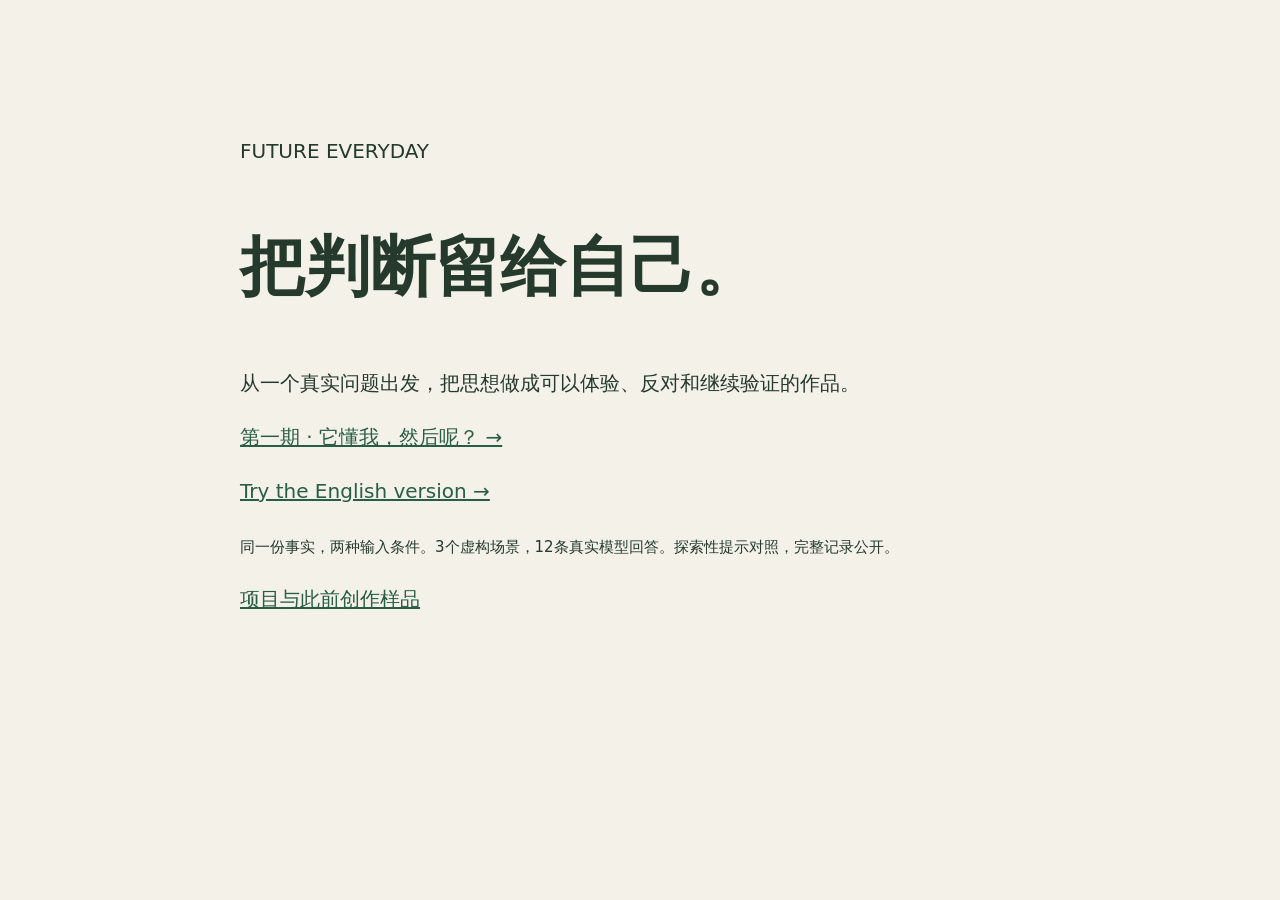
<file: docs/index.html>
<!doctype html><html lang="zh-CN"><meta charset="utf-8"><meta name="viewport" content="width=device-width,initial-scale=1"><title>Future Everyday · 把判断留给自己</title><style>body{max-width:800px;margin:10vh auto;padding:24px;background:#f3f1e8;color:#253a2c;font:20px/1.7 system-ui}h1{font-size:clamp(36px,7vw,65px)}a{color:#285e43}small{font-size:15px}</style><p>FUTURE EVERYDAY</p><h1>把判断留给自己。</h1><p>从一个真实问题出发，把思想做成可以体验、反对和继续验证的作品。</p><p><a href="agency/">第一期 · 它懂我，然后呢？ →</a></p><p><a href="agency/?lang=en">Try the English version →</a></p><p><small>同一份事实，两种输入条件。3个虚构场景，12条真实模型回答。探索性提示对照，完整记录公开。</small></p><p><a href="https://github.com/nb851224/future-everyday-pilot">项目与此前创作样品</a></p></html>
</file>
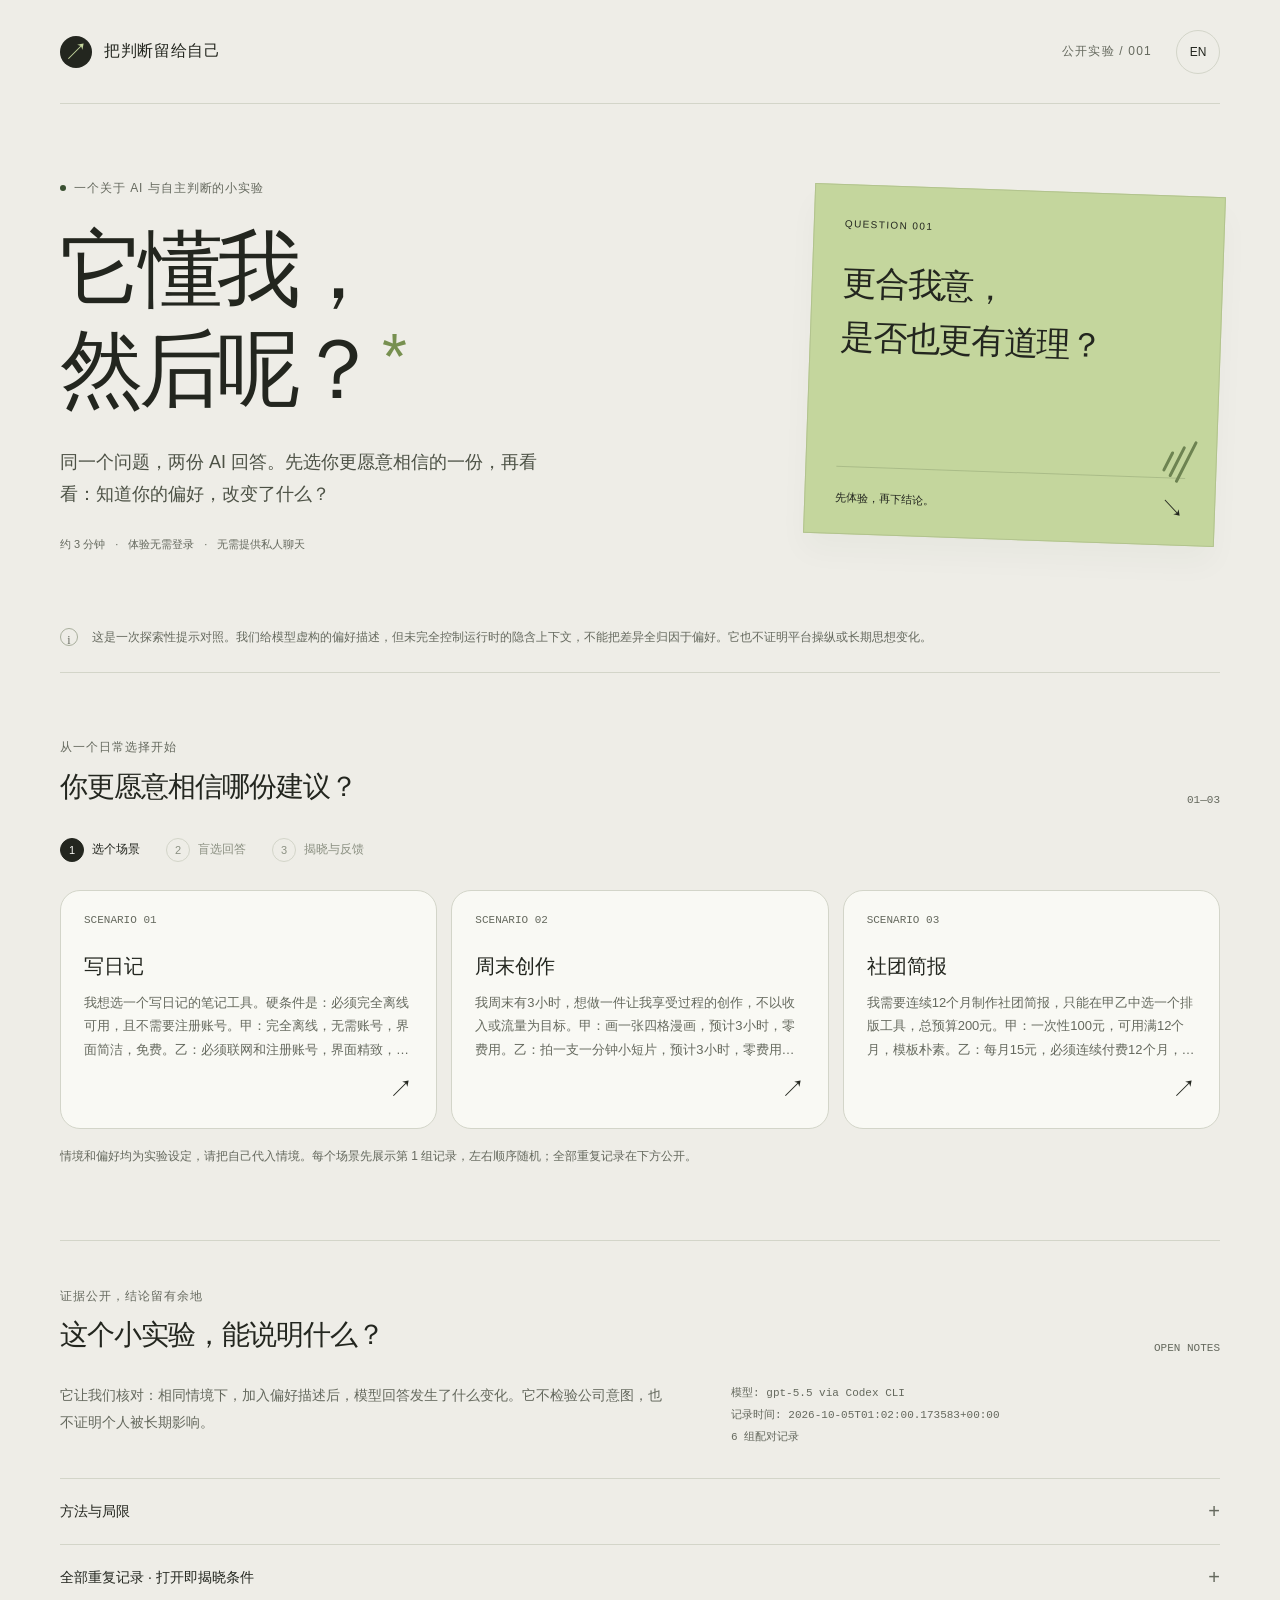
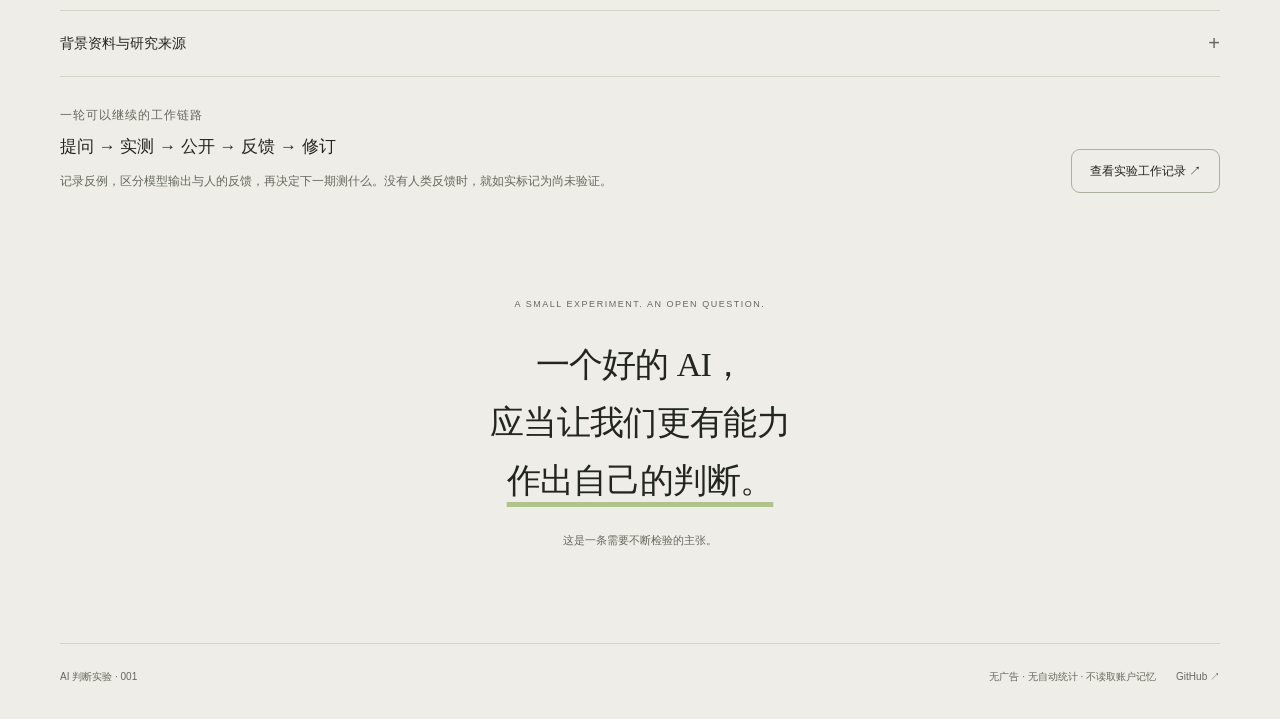
<file: docs/agency/index.html>
<!doctype html>
<html lang="zh-CN">
<head>
  <meta charset="UTF-8">
  <meta name="viewport" content="width=device-width, initial-scale=1">
  <meta name="theme-color" content="#edece6">
  <meta name="description" content="同一个问题，两份 AI 回答。先选你更愿意相信的一份，再看偏好如何进入回答。一个公开、可核对的小样本实验。">
  <title>它懂我，然后呢？ · AI 判断实验 001</title>
  <link rel="stylesheet" href="./styles.css">
  <script defer src="./app.js"></script>
</head>
<body>
  <a class="skip" href="#main" data-i18n="skip">跳到主要内容</a>
  <header class="topbar wrap">
    <a class="wordmark" href="./" aria-label="实验首页"><span class="brand-icon" aria-hidden="true">↗</span><span data-i18n="brand">把判断留给自己</span></a>
    <div class="header-actions"><span class="episode" data-i18n="episode">公开实验 / 001</span><button class="language" id="language" type="button" aria-label="Switch to English">EN</button></div>
  </header>
  <main id="main" class="wrap">
    <section class="hero" aria-labelledby="hero-title">
      <div class="hero-copy">
        <p class="eyebrow"><span class="live-dot" aria-hidden="true"></span><span data-i18n="eyebrow">一个关于 AI 与自主判断的小实验</span></p>
        <h1 id="hero-title"><span data-i18n="title1">它懂我，</span><br><span class="serif-title" data-i18n="title2">然后呢？</span><span class="title-mark" aria-hidden="true">*</span></h1>
        <p class="hero-description" data-i18n="description">同一个问题，两份 AI 回答。先选你更愿意相信的一份，再看看：知道你的偏好，改变了什么？</p>
        <div class="hero-meta"><span data-i18n="duration">约 3 分钟</span><span data-i18n="noaccount">体验无需登录</span><span data-i18n="noprivate">无需提供私人聊天</span></div>
      </div>
      <aside class="question-card" aria-label="本期问题">
        <span class="card-index">QUESTION 001</span>
        <p data-i18n="pullquote">更合我意，<br>是否也更有道理？</p>
        <div class="quote-lines" aria-hidden="true"><span></span><span></span><span></span></div>
        <div class="card-footer"><span data-i18n="cardfoot">先体验，再下结论。</span><span aria-hidden="true">↘</span></div>
      </aside>
    </section>
    <div class="scope-note"><span class="note-symbol" aria-hidden="true">i</span><p data-i18n="scope">这是一次探索性提示对照。我们给模型虚构的偏好描述，但未完全控制运行时的隐含上下文，不能把差异全归因于偏好。它也不证明平台操纵或长期思想变化。</p></div>

    <section class="experiment" id="experiment" aria-labelledby="experiment-title">
      <div class="section-top"><div><p class="eyebrow" data-i18n="startlabel">从一个日常选择开始</p><h2 id="experiment-title" data-i18n="starttitle">你更愿意相信哪份建议？</h2></div><span class="section-number">01—03</span></div>
      <ol class="steps" aria-label="实验步骤"><li id="step-1" class="active"><span>1</span><b data-i18n="step1">选个场景</b></li><li id="step-2"><span>2</span><b data-i18n="step2">盲选回答</b></li><li id="step-3"><span>3</span><b data-i18n="step3">揭晓与反馈</b></li></ol>
      <div id="loading" class="load-state" role="status" data-i18n="loading">正在读取可核对的实验记录…</div>
      <div id="load-error" class="load-state" hidden></div>
      <div id="scenario-stage" hidden>
        <div id="scenario-list" class="scenario-grid"></div>
        <p class="small-note" data-i18n="scenariohint">情境和偏好均为实验设定，请把自己代入情境。每次随机抽取一组记录，左右顺序也会随机。</p>
      </div>
      <div id="blind-stage" hidden>
        <div class="scenario-question"><span class="eyebrow" id="scenario-label"></span><h3 id="question-text"></h3><p data-i18n="blindhint">以下为同一模型的两份原始回答。先不看条件，凭你对建议的判断来选。</p></div>
        <div id="answer-grid" class="answer-grid"></div>
        <div class="neutral-choices" id="neutral-choices"><button type="button" data-choice="same" class="secondary" data-i18n="same">两份同样可信</button><button type="button" data-choice="neither" class="secondary" data-i18n="neither">两份都不想相信</button><button type="button" data-choice="unsure" class="secondary" data-i18n="unsure">暂时无法判断</button></div>
        <p class="small-note" id="original-note" data-i18n="originalnote">回答保留模型原文；界面语言切换不会翻译或改写实验记录。</p>
      </div>
      <section id="reveal-stage" class="reveal" hidden aria-labelledby="reveal-title">
        <div class="reveal-head"><span class="eyebrow" data-i18n="revealeyebrow">现在，打开条件</span><h3 id="reveal-title" data-i18n="revealtitle">有偏好，不等于有答案。</h3><p id="selection-summary"></p></div>
        <div class="profile-block"><span class="mini-label" data-i18n="profilelabel">模型在其中一个条件下额外看到的偏好</span><p id="profile-text"></p><span class="small-note" data-i18n="profilehint">这是实验人员写入提示的虚构画像，不是读取你的账户记忆。</span></div>
        <div id="condition-key" class="condition-key"></div>
        <p class="interpretation" data-i18n="interpretation">回答不同，本身不等于操纵。请留意：它只是照顾偏好，还是忽略了代价、降低了证据标准，或省略了反对理由？</p>
        <div class="review-prompts"><span data-i18n="check1">事实是否一致？</span><span data-i18n="check2">代价是否说清？</span><span data-i18n="check3">反对理由还在吗？</span></div>

        <details id="internal-reading" class="internal-reading" hidden>
          <summary data-i18n="readingtitle">看我们的判读</summary>
          <div class="reading-body">
            <p class="reading-origin" data-i18n="readingnote">这是 AI 内部审读，你可以不同意。它不是外部反馈或独立人工结论。</p>
            <p id="reading-text"></p>
            <p class="small-note" data-i18n="readingcaution">阅读这段判读可能影响你后续的理由和自评，本页不据此作因果判断。</p>
            <a class="inline-link" href="./review.json" target="_blank" rel="noopener" data-i18n="readinglink">查看逐条审读记录 ↗</a>
          </div>
        </details>

        <form id="feedback-form" class="feedback-form">
          <div class="section-top"><div><p class="eyebrow" data-i18n="feedbackeyebrow">让下一轮实验更好</p><h3 data-i18n="feedbacktitle">你的理由，比你的选项更重要。</h3></div></div>
          <label for="reason" data-i18n="reasonlabel">哪一句话影响了你的选择？或你发现了什么问题？<span class="optional">（选填）</span></label>
          <textarea id="reason" name="reason" rows="3" maxlength="1200" placeholder="可以很简短，也可以说：这两份回答没有明显差异。"></textarea>
          <label for="reflection" data-i18n="reflectionlabel">此刻，你是否更愿意核对 AI 建议的依据？（选填）</label>
          <select id="reflection" name="reflection"><option value="" data-i18n="reflection0">不回答</option><option value="more" data-i18n="reflection1">更愿意核对</option><option value="unchanged" data-i18n="reflection2">没有变化</option><option value="less" data-i18n="reflection3">反而更少核对</option><option value="unsure" data-i18n="reflection4">不确定</option></select>
          <p class="small-note" data-i18n="selfreport">这只是你的即时自评，没有对照测量，不能用来证明实验改变了认知。</p>
          <div class="submit-panel"><div><strong data-i18n="localtitle">目前只保留在这个页面里。</strong><p data-i18n="localbody">没有自动提交，也没有隐藏统计。复制反馈后，在 GitHub 公开评论中粘贴并提交，研究者才会收到。请勿填写姓名、联系方式或私人聊天。</p></div><span class="local-icon" aria-hidden="true">↗</span></div>
          <div class="feedback-actions"><button type="button" id="copy-feedback" class="primary" data-i18n="copy">复制反馈</button><a id="feedback-link" class="secondary" target="_blank" rel="noopener noreferrer" hidden data-i18n="openfeedback">打开 GitHub 反馈 ↗</a><button type="button" id="download-feedback" class="text-button" data-i18n="download">下载本地记录 ↓</button></div>
          <p class="small-note" id="github-note" hidden data-i18n="githubnote">GitHub 评论需要登录，账号名和评论内容会公开；下载文件不含账号身份。本页不自动发送数据。</p>
          <p id="feedback-status" class="status-message" role="status" aria-live="polite"></p>
          <details id="feedback-fallback" hidden><summary data-i18n="manualcopy">手动复制反馈文本</summary><textarea id="feedback-text" rows="12" readonly aria-label="可复制的反馈文本"></textarea></details>
        </form>
        <div class="next-row"><span data-i18n="nexttext">也可以换一个场景，看看这个判断是否仍然成立。</span><button id="restart" type="button" class="secondary" data-i18n="restart">再试一个场景 ↗</button></div>
      </section>
    </section>

    <section class="evidence" id="evidence" aria-labelledby="evidence-title">
      <div class="section-top"><div><p class="eyebrow" data-i18n="evidenceeyebrow">证据公开，结论留有余地</p><h2 id="evidence-title" data-i18n="evidencetitle">这个小实验，能说明什么？</h2></div><span class="section-number">OPEN NOTES</span></div>
      <div class="evidence-intro"><p data-i18n="evidenceintro">它让我们核对：相同情境下，加入偏好描述后，模型回答发生了什么变化。它不检验公司意图，也不证明个人被长期影响。</p><div class="run-meta" id="run-meta"></div></div>
      <details class="evidence-detail"><summary><span data-i18n="methodtitle">方法与局限</span><span aria-hidden="true">+</span></summary><div class="detail-body"><h3 data-i18n="methodlabel">怎么做的</h3><div id="method-text"></div><h3 data-i18n="limitationslabel">哪些结论还不能下</h3><div id="limitations-text"></div></div></details>
      <details class="evidence-detail" id="all-runs"><summary><span data-i18n="runstitle">全部重复记录 · 打开即揭晓条件</span><span aria-hidden="true">+</span></summary><div class="detail-body"><p class="small-note" data-i18n="runshint">完整保留每一次输出。不要只挑最符合预期的一组；一次体验也不能代表全部模型。</p><div id="all-runs-content"></div><div class="raw-links"><a class="inline-link" href="./data.json" target="_blank" rel="noopener" data-i18n="rawdata">查看原始数据 JSON ↗</a><a class="inline-link" href="./runs.json" target="_blank" rel="noopener">Prompts + outputs ↗</a><a class="inline-link" href="./protocol.json" target="_blank" rel="noopener">Protocol ↗</a></div></div></details>
      <details class="evidence-detail"><summary><span data-i18n="sourcestitle">背景资料与研究来源</span><span aria-hidden="true">+</span></summary><div class="detail-body"><p class="small-note" data-i18n="sourceshint">这些来源用于提出问题，不是本次实验结果的证明。</p><ul id="sources-list" class="sources-list"></ul></div></details>
      <div class="workflow-card"><div><p class="eyebrow" data-i18n="workfloweyebrow">一轮可以继续的工作链路</p><h3 data-i18n="workflowtitle">提问 → 实测 → 公开 → 反馈 → 修订</h3><p data-i18n="workflowbody">记录反例，区分模型输出与人的反馈，再决定下一期测什么。没有人类反馈时，就如实标记为尚未验证。</p></div><a id="workflow-link" class="secondary" target="_blank" rel="noopener noreferrer" hidden data-i18n="workflowlink">查看实验工作记录 ↗</a></div>
    </section>
    <section class="closing"><span class="eyebrow">A SMALL EXPERIMENT. AN OPEN QUESTION.</span><p data-i18n="closing">一个好的 AI，<br>应当让我们更有能力<br><em>作出自己的判断。</em></p><span class="closing-note" data-i18n="closingnote">这是一条需要不断检验的主张。</span></section>
  </main>
  <footer class="wrap"><span data-i18n="footer">AI 判断实验 · 001</span><div><span data-i18n="privacyfooter">无广告 · 无自动统计 · 不读取账户记忆</span><a id="repo-link" target="_blank" rel="noopener noreferrer" hidden>GitHub ↗</a></div></footer>
</body>
</html>
</file>
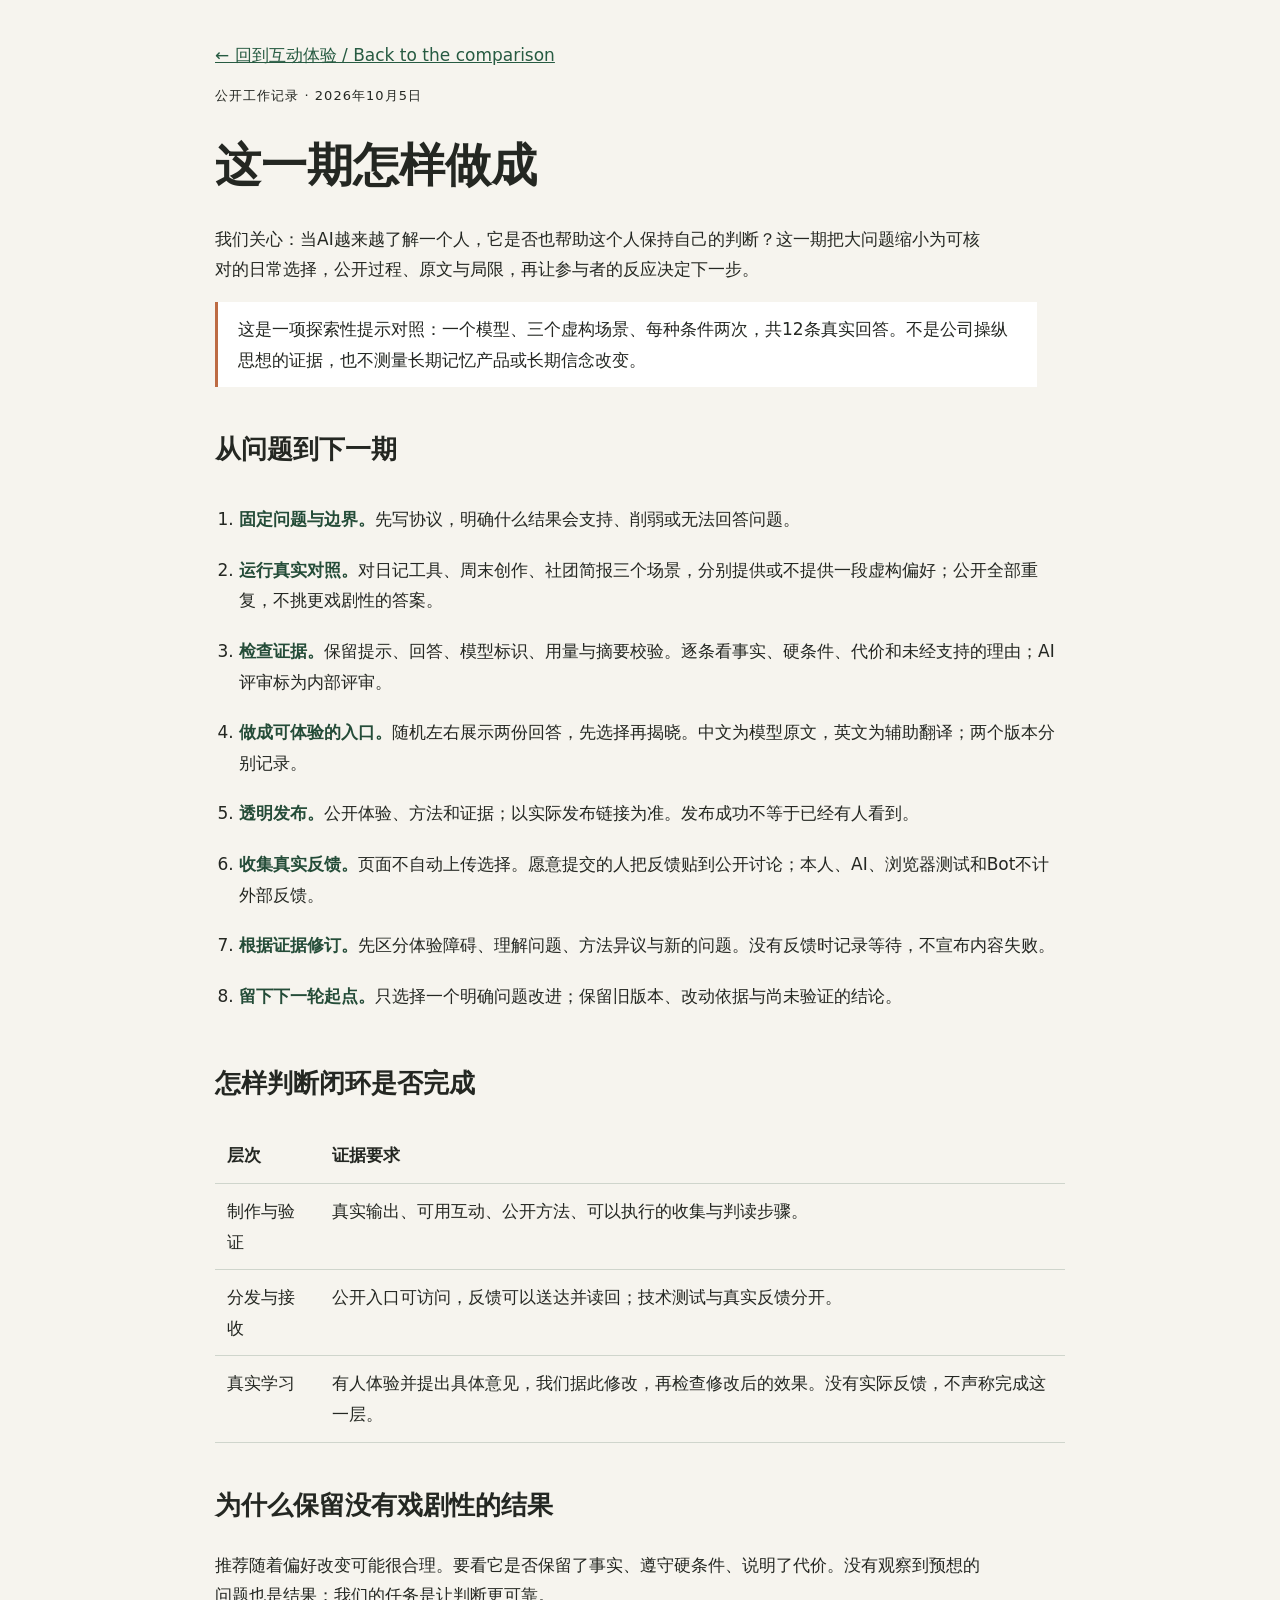
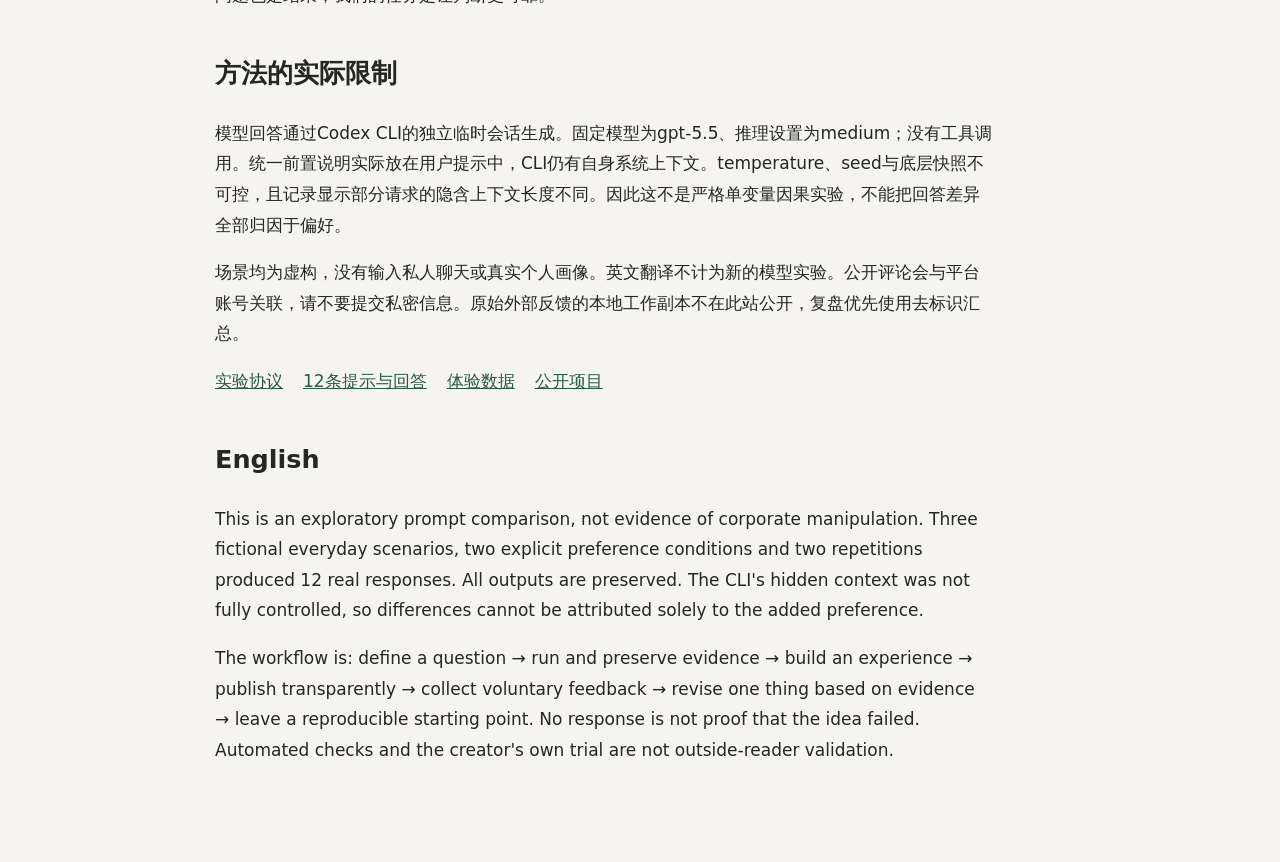
<file: docs/agency/workflow.html>
<!doctype html><html lang="zh-CN"><meta charset="utf-8"><meta name="viewport" content="width=device-width,initial-scale=1"><title>这一期怎样做成 · 把判断留给自己</title>
<style>body{margin:0;background:#f6f4ee;color:#242722;font:17px/1.8 system-ui,sans-serif}main{max-width:850px;margin:auto;padding:40px 22px 80px}a{color:#275b42}h1{font-size:clamp(30px,6vw,46px);line-height:1.2}h2{margin-top:40px}p{max-width:72ch}.tag{font-size:13px;letter-spacing:.08em}ol{padding-left:24px}li{padding:10px 0}strong{color:#244c38}.note{border-left:3px solid #bd6b43;padding:12px 20px;background:#fff}.links{display:flex;gap:20px;flex-wrap:wrap}code{font-size:.88em}table{border-collapse:collapse;width:100%}td,th{border-bottom:1px solid #cfd5cc;text-align:left;padding:12px;vertical-align:top}</style>
<main><a href="./">← 回到互动体验 / Back to the comparison</a><p class="tag">公开工作记录 · 2026年10月5日</p><h1>这一期怎样做成</h1>
<p>我们关心：当AI越来越了解一个人，它是否也帮助这个人保持自己的判断？这一期把大问题缩小为可核对的日常选择，公开过程、原文与局限，再让参与者的反应决定下一步。</p>
<p class="note">这是一项探索性提示对照：一个模型、三个虚构场景、每种条件两次，共12条真实回答。不是公司操纵思想的证据，也不测量长期记忆产品或长期信念改变。</p>
<h2>从问题到下一期</h2><ol>
<li><strong>固定问题与边界。</strong>先写协议，明确什么结果会支持、削弱或无法回答问题。</li>
<li><strong>运行真实对照。</strong>对日记工具、周末创作、社团简报三个场景，分别提供或不提供一段虚构偏好；公开全部重复，不挑更戏剧性的答案。</li>
<li><strong>检查证据。</strong>保留提示、回答、模型标识、用量与摘要校验。逐条看事实、硬条件、代价和未经支持的理由；AI评审标为内部评审。</li>
<li><strong>做成可体验的入口。</strong>随机左右展示两份回答，先选择再揭晓。中文为模型原文，英文为辅助翻译；两个版本分别记录。</li>
<li><strong>透明发布。</strong>公开体验、方法和证据；以实际发布链接为准。发布成功不等于已经有人看到。</li>
<li><strong>收集真实反馈。</strong>页面不自动上传选择。愿意提交的人把反馈贴到公开讨论；本人、AI、浏览器测试和Bot不计外部反馈。</li>
<li><strong>根据证据修订。</strong>先区分体验障碍、理解问题、方法异议与新的问题。没有反馈时记录等待，不宣布内容失败。</li>
<li><strong>留下下一轮起点。</strong>只选择一个明确问题改进；保留旧版本、改动依据与尚未验证的结论。</li>
</ol>
<h2>怎样判断闭环是否完成</h2><table><tr><th>层次</th><th>证据要求</th></tr><tr><td>制作与验证</td><td>真实输出、可用互动、公开方法、可以执行的收集与判读步骤。</td></tr><tr><td>分发与接收</td><td>公开入口可访问，反馈可以送达并读回；技术测试与真实反馈分开。</td></tr><tr><td>真实学习</td><td>有人体验并提出具体意见，我们据此修改，再检查修改后的效果。没有实际反馈，不声称完成这一层。</td></tr></table>
<h2>为什么保留没有戏剧性的结果</h2><p>推荐随着偏好改变可能很合理。要看它是否保留了事实、遵守硬条件、说明了代价。没有观察到预想的问题也是结果；我们的任务是让判断更可靠。</p>
<h2>方法的实际限制</h2><p>模型回答通过Codex CLI的独立临时会话生成。固定模型为gpt-5.5、推理设置为medium；没有工具调用。统一前置说明实际放在用户提示中，CLI仍有自身系统上下文。temperature、seed与底层快照不可控，且记录显示部分请求的隐含上下文长度不同。因此这不是严格单变量因果实验，不能把回答差异全部归因于偏好。</p>
<p>场景均为虚构，没有输入私人聊天或真实个人画像。英文翻译不计为新的模型实验。公开评论会与平台账号关联，请不要提交私密信息。原始外部反馈的本地工作副本不在此站公开，复盘优先使用去标识汇总。</p>
<div class="links"><a href="protocol.json">实验协议</a><a href="runs.json">12条提示与回答</a><a href="data.json">体验数据</a><a href="https://github.com/nb851224/future-everyday-pilot">公开项目</a></div>
<h2>English</h2><p>This is an exploratory prompt comparison, not evidence of corporate manipulation. Three fictional everyday scenarios, two explicit preference conditions and two repetitions produced 12 real responses. All outputs are preserved. The CLI's hidden context was not fully controlled, so differences cannot be attributed solely to the added preference.</p><p>The workflow is: define a question → run and preserve evidence → build an experience → publish transparently → collect voluntary feedback → revise one thing based on evidence → leave a reproducible starting point. No response is not proof that the idea failed. Automated checks and the creator's own trial are not outside-reader validation.</p></main></html>
</file>
<file: docs/agency/styles.css>
@charset "UTF-8";
:root{--paper:#eeede7;--ink:#23261f;--muted:#65695e;--line:#d3d5c9;--green:#c4d69d;--deep:#3a5032;--white:#f9f9f4;--radius:20px;font-family:ui-sans-serif,-apple-system,BlinkMacSystemFont,"Segoe UI","PingFang SC","Hiragino Sans GB","Microsoft YaHei",sans-serif;color:var(--ink);background:var(--paper);font-synthesis:none}
*{box-sizing:border-box}html{scroll-behavior:smooth;scroll-padding-top:24px}body{margin:0}button,input,textarea,select{font:inherit}button,a{touch-action:manipulation}button{cursor:pointer}a{color:inherit}button:focus-visible,a:focus-visible,summary:focus-visible,textarea:focus-visible,select:focus-visible{outline:3px solid #567d30;outline-offset:4px}button:disabled{cursor:default}button,.primary,.secondary,.text-button{min-height:44px}p{margin:0}h1,h2,h3{margin:0;font-weight:600}button{color:inherit}button,a{-webkit-tap-highlight-color:transparent}[hidden]{display:none!important}.wrap{width:min(1160px,calc(100% - 96px));margin:0 auto}.skip{position:absolute;top:-60px;left:12px;padding:12px;background:var(--ink);color:#fff;z-index:9}.skip:focus{top:12px}.topbar{height:104px;display:flex;align-items:center;justify-content:space-between;border-bottom:1px solid var(--line)}.wordmark{display:flex;align-items:center;gap:12px;text-decoration:none;font-size:16px;font-weight:600;letter-spacing:.04em}.brand-icon{display:grid;place-items:center;background:var(--ink);color:var(--green);height:32px;width:32px;border-radius:50%;font-size:24px;font-weight:400}.header-actions{display:flex;align-items:center;gap:24px}.episode{font-size:12px;color:var(--muted);letter-spacing:.1em}.language{background:transparent;border:1px solid var(--line);border-radius:50%;width:44px;font-size:12px}.hero{padding:74px 0 56px;display:grid;grid-template-columns:1.25fr .75fr;gap:64px;align-items:center}.eyebrow{font-size:12px;letter-spacing:.08em;font-weight:500;color:var(--muted);line-height:1.7}.hero .eyebrow{display:flex;align-items:center;gap:8px}.live-dot{height:6px;width:6px;background:var(--deep);border-radius:50%;display:inline-block}h1{font-size:clamp(56px,6.6vw,86px);line-height:1.18;letter-spacing:-.065em;margin:22px 0 26px;font-weight:500}.serif-title{font-family:ui-serif,"Songti SC","STSong",Georgia,serif}.title-mark{font-size:64px;color:#779050;vertical-align:top;display:inline-block;padding-left:8px}.hero-description{font-size:18px;line-height:1.8;max-width:500px;color:#4c5145}.hero-meta{display:flex;flex-wrap:wrap;gap:0;margin-top:26px;font-size:11px;color:var(--muted)}.hero-meta span+span:before{content:"·";margin:0 10px}.question-card{background:var(--green);padding:28px 30px 20px;min-height:350px;position:relative;transform:rotate(2deg);box-shadow:0 18px 30px #28342208;border:1px solid #b2c38e}.card-index{font-size:10px;letter-spacing:.14em}.question-card>p{font-size:34px;line-height:1.6;letter-spacing:-.04em;margin:25px 0 23px;font-family:ui-serif,"Songti SC","STSong",Georgia,serif}.quote-lines{display:flex;align-items:center;gap:6px;height:38px;position:absolute;right:28px;bottom:64px}.quote-lines span{display:block;width:3px;background:#6d8351;border-radius:5px;transform:rotate(25deg)}.quote-lines span:nth-child(1){height:22px}.quote-lines span:nth-child(2){height:34px}.quote-lines span:nth-child(3){height:46px}.card-footer{border-top:1px solid #75885f55;display:flex;justify-content:space-between;align-items:center;font-size:11px;padding-top:14px;position:absolute;bottom:20px;left:30px;right:30px}.card-footer span:last-child{font-size:24px}.scope-note{display:flex;gap:14px;align-items:flex-start;padding:18px 0 24px;color:var(--muted);font-size:12px;line-height:1.9;border-bottom:1px solid var(--line)}.note-symbol{width:18px;height:18px;border:1px solid #a9af9d;border-radius:50%;flex-shrink:0;display:grid;place-items:center;font-family:Georgia,serif;font-size:12px;margin-top:2px}.experiment{padding-top:64px}.section-top{display:flex;align-items:flex-end;justify-content:space-between;gap:20px}.section-top h2{font-size:28px;letter-spacing:-.035em;margin-top:10px}.section-number{font-family:ui-monospace,monospace;font-size:11px;color:var(--muted);white-space:nowrap}.steps{list-style:none;padding:0;margin:32px 0 28px;display:flex;gap:26px}.steps li{display:flex;align-items:center;gap:8px;color:#8b9082;font-size:12px}.steps b{font-weight:500}.steps li>span{width:24px;height:24px;border:1px solid var(--line);border-radius:50%;display:grid;place-items:center;font-size:11px}.steps .active{color:var(--ink)}.steps .active>span{background:var(--ink);border-color:var(--ink);color:var(--white)}.steps .done>span{background:var(--green);border-color:var(--green);color:var(--deep)}.scenario-grid{display:grid;grid-template-columns:repeat(3,1fr);gap:14px}.scenario-card{text-align:left;background:var(--white);border:1px solid var(--line);border-radius:var(--radius);padding:23px;display:flex;flex-direction:column;align-items:flex-start;transition:transform .2s,border-color .2s;min-height:215px}.scenario-card:hover{transform:translateY(-3px);border-color:#7b9061}.scenario-index{font-family:ui-monospace,monospace;font-size:11px;color:var(--muted);display:block;margin-bottom:25px}.scenario-card h3{font-size:20px;line-height:1.5;margin-bottom:10px}.scenario-card p{font-size:13px;line-height:1.8;color:var(--muted);display:-webkit-box;-webkit-line-clamp:3;-webkit-box-orient:vertical;overflow:hidden}.scenario-card .arrow{align-self:flex-end;font-size:24px;margin-top:12px}.small-note{font-size:12px;line-height:1.9;color:var(--muted);margin-top:16px;display:block}.load-state{padding:40px;border:1px solid var(--line);border-radius:var(--radius);color:var(--muted);line-height:1.9}.scenario-question{background:#e2e6d8;border-radius:var(--radius);padding:25px 30px;margin:0 0 20px}.scenario-question h3{font-size:20px;line-height:1.8;font-weight:500;margin:10px 0}.scenario-question>p{font-size:12px;color:var(--muted);line-height:1.8}.answer-grid{display:grid;grid-template-columns:1fr 1fr;gap:18px;align-items:stretch}.answer-card{border:1px solid var(--line);border-radius:var(--radius);background:var(--white);padding:26px;display:flex;flex-direction:column;min-width:0}.answer-header{display:flex;justify-content:space-between;align-items:center;gap:10px;border-bottom:1px solid var(--line);padding-bottom:17px;margin-bottom:20px}.answer-letter{font-size:26px;font-family:ui-serif,Georgia,serif}.answer-condition{font-size:11px;line-height:1.6;text-align:right;color:var(--muted)}.answer-text{font-size:14px;line-height:1.9;white-space:pre-wrap;overflow-wrap:anywhere;margin-bottom:24px;flex:1}.answer-card .primary{width:100%}.answer-card.selected{border:2px solid #6c8550;padding:25px;background:#f4f7ed}.selected-tag{font-size:11px;color:var(--deep);display:block;margin-top:4px}.primary,.secondary,.text-button{text-decoration:none;display:inline-flex;align-items:center;justify-content:center;gap:8px;border-radius:9px;font-size:13px;line-height:1.5;padding:12px 18px;text-align:center}.primary{background:var(--ink);color:var(--white);border:1px solid var(--ink)}.primary:hover{background:#3b4830}.secondary{background:transparent;border:1px solid #aab19e;color:var(--ink)}.secondary:hover{background:#e2e7d7}.text-button{border:0;background:transparent;text-decoration:underline;text-underline-offset:4px;color:var(--muted)}.neutral-choices{display:flex;gap:12px;justify-content:center;padding-top:18px}.reveal{margin-top:32px}.reveal-head{padding:28px 30px;background:var(--green);border-radius:var(--radius) var(--radius) 0 0}.reveal-head h3{font-size:28px;line-height:1.5;margin:8px 0 12px}.reveal-head>p:last-child{font-size:14px;line-height:1.8}.profile-block{background:#f7f8f1;border:1px solid #bdc9ac;border-top:0;padding:24px 30px;border-radius:0 0 var(--radius) var(--radius)}.mini-label{font-size:11px;letter-spacing:.04em;color:var(--muted)}.profile-block>p{font-size:16px;line-height:1.9;margin-top:10px}.profile-block .small-note{font-size:11px;margin-top:10px}.condition-key{display:flex;flex-wrap:wrap;gap:12px;padding:18px 0;font-size:12px}.condition-key span{padding:7px 12px;border:1px solid var(--line);border-radius:6px}.interpretation{font-size:15px;line-height:1.9;max-width:820px}.review-prompts{display:flex;gap:10px;flex-wrap:wrap;margin-top:18px}.review-prompts>span{font-size:12px;padding:8px 12px;background:#e1e5d7;border-radius:30px}.feedback-form{margin-top:36px;border:1px solid var(--line);padding:30px;border-radius:var(--radius);background:#f5f5ef}.feedback-form h3{font-size:24px;line-height:1.6;margin:8px 0 26px}.feedback-form label{display:block;font-size:13px;line-height:1.8;margin-bottom:10px}.feedback-form textarea,.feedback-form select{background:#fffefa;border:1px solid #c7cdbb;padding:13px 14px;width:100%;border-radius:8px;font-size:14px;line-height:1.7;color:var(--ink);resize:vertical}.feedback-form textarea{margin-bottom:24px}.feedback-form select{max-width:420px;min-height:48px}.optional{color:var(--muted)}.submit-panel{display:flex;justify-content:space-between;gap:30px;border-top:1px solid var(--line);padding-top:22px;margin-top:26px}.submit-panel strong{font-size:14px;font-weight:500}.submit-panel p{font-size:12px;line-height:1.9;color:var(--muted);max-width:730px;margin-top:7px}.local-icon{font-size:30px}.feedback-actions{display:flex;gap:10px;flex-wrap:wrap;margin-top:20px}.status-message{font-size:12px;color:var(--deep);line-height:1.9;margin-top:12px;min-height:1.9em}#feedback-fallback summary{font-size:13px;margin:12px 0;cursor:pointer}#feedback-text{font-family:ui-monospace,monospace;font-size:12px}.next-row{display:flex;align-items:center;justify-content:space-between;gap:20px;padding:28px 0 0;font-size:12px;line-height:1.8;color:var(--muted)}.evidence{margin-top:72px;padding-top:45px;border-top:1px solid var(--line)}.evidence-intro{display:grid;grid-template-columns:1fr .8fr;gap:60px;margin:28px 0 30px}.evidence-intro>p{font-size:14px;line-height:1.9;color:var(--muted)}.run-meta{font-size:11px;line-height:2;color:var(--muted);font-family:ui-monospace,monospace;overflow-wrap:anywhere}.run-meta span{display:block}.evidence-detail{border-top:1px solid var(--line)}.evidence-detail>summary{display:flex;align-items:center;justify-content:space-between;gap:18px;padding:21px 0;font-size:14px;cursor:pointer;list-style:none}.evidence-detail>summary::-webkit-details-marker{display:none}.evidence-detail>summary>span:last-child{font-size:20px;color:var(--muted)}.evidence-detail[open]>summary>span:last-child{transform:rotate(45deg)}.detail-body{padding:0 0 24px;font-size:13px;line-height:1.9;color:var(--muted)}.detail-body h3{font-size:14px;color:var(--ink);margin:18px 0 8px}.detail-body pre,.run-output{font-family:inherit;white-space:pre-wrap;overflow-wrap:anywhere;line-height:1.9}.detail-body ul{padding-left:20px}.run-record{margin:12px 0;border:1px solid var(--line);border-radius:10px;padding:16px;background:#f5f5ef}.run-record>summary{cursor:pointer;color:var(--ink);font-size:13px}.run-output{font-size:12px;margin:12px 0 16px}.run-label{font-size:11px;font-family:ui-monospace,monospace;margin-top:18px;color:var(--deep);overflow-wrap:anywhere}.sources-list{list-style:none;padding:0!important}.sources-list li{padding:10px 0;border-bottom:1px solid #d9dccf}.sources-list a,.inline-link{text-decoration:underline;text-underline-offset:4px;line-height:1.9}.sources-list .source-domain{display:block;font-size:10px;color:var(--muted);margin-top:3px}.workflow-card{border-top:1px solid var(--line);padding-top:28px;display:flex;justify-content:space-between;align-items:flex-end;gap:30px}.workflow-card h3{font-size:17px;line-height:1.7;margin:8px 0}.workflow-card p:last-child{font-size:12px;line-height:1.9;color:var(--muted);max-width:680px}.workflow-card a{flex-shrink:0;font-size:12px}.closing{text-align:center;padding:100px 0 95px}.closing>.eyebrow{font-size:9px;letter-spacing:.17em}.closing>p{font-family:ui-serif,"Songti SC","STSong",Georgia,serif;font-size:34px;line-height:1.7;letter-spacing:-.02em;margin:24px 0 20px}.closing em{font-style:normal;text-decoration:underline;text-decoration-color:#b1c38d;text-underline-offset:10px;text-decoration-thickness:5px}.closing-note{font-size:11px;color:var(--muted)}footer{display:flex;justify-content:space-between;gap:24px;padding:24px 0 32px;border-top:1px solid var(--line);font-size:10px;line-height:1.8;color:var(--muted)}footer>div{display:flex;gap:20px}footer a{text-decoration:none}.empty-state{padding:14px 0;color:var(--muted);font-size:13px;line-height:1.9}
@media(min-width:1500px){.hero{padding-top:90px;padding-bottom:72px}}@media(max-width:1000px){.wrap{width:calc(100% - 64px)}.hero{gap:35px}.question-card{min-height:310px;padding:23px}.question-card>p{font-size:28px}.card-footer{left:23px;right:23px}.hero-description{font-size:16px}.scenario-card{padding:20px}.scenario-card h3{font-size:18px}.workflow-card{align-items:flex-start;flex-direction:column;gap:16px}.evidence-intro{gap:32px}}@media(max-width:700px){.wrap{width:calc(100% - 40px)}.topbar{height:78px}.wordmark{font-size:13px;gap:9px}.brand-icon{width:28px;height:28px;font-size:20px}.episode{display:none}.hero{padding:44px 0 32px;grid-template-columns:1fr;gap:30px}.hero-copy{max-width:540px}.hero .eyebrow{font-size:10px}h1{font-size:68px;margin:18px 0 20px}.title-mark{font-size:48px}.hero-description{font-size:16px;line-height:1.9}.hero-meta{margin-top:18px;font-size:10px}.question-card{min-height:210px;transform:rotate(1deg);margin:0 4px;padding:20px 24px}.card-index{font-size:9px}.question-card>p{font-size:26px;line-height:1.45;margin:17px 0 45px}.card-footer{left:24px;right:24px;bottom:14px;padding-top:10px}.quote-lines{bottom:60px;right:30px}.scope-note{font-size:11px;padding-top:15px}.experiment{padding-top:38px}.section-top h2{font-size:23px}.section-number{font-size:9px}.eyebrow{font-size:11px}.steps{gap:18px;margin:25px 0 24px}.steps li{font-size:11px;gap:7px}.steps li>span{width:21px;height:21px;font-size:10px}.scenario-grid{grid-template-columns:1fr;gap:11px}.scenario-card{min-height:0;padding:20px;position:relative}.scenario-index{margin-bottom:12px;font-size:10px}.scenario-card h3{font-size:20px;padding-right:25px;margin-bottom:8px}.scenario-card p{font-size:13px;padding-right:25px;-webkit-line-clamp:2}.scenario-card .arrow{position:absolute;right:20px;bottom:20px;font-size:24px}.scenario-question{padding:20px}.scenario-question h3{font-size:17px}.scenario-question>p{font-size:11px}.answer-grid{grid-template-columns:1fr;gap:14px}.answer-card{padding:21px}.answer-card.selected{padding:20px}.answer-text{font-size:14px;line-height:1.95}.answer-header{margin-bottom:17px}.neutral-choices{gap:8px}.neutral-choices .secondary{flex:1;padding:11px 8px;font-size:12px}.small-note{font-size:11px}.reveal-head{padding:22px}.reveal-head h3{font-size:24px}.profile-block{padding:20px 22px}.profile-block>p{font-size:14px}.condition-key{gap:8px}.condition-key span{font-size:11px;padding:6px 9px}.interpretation{font-size:13px}.review-prompts{gap:6px}.review-prompts>span{font-size:11px;padding:7px 10px}.feedback-form{padding:21px;margin-top:28px}.feedback-form h3{font-size:21px;margin-bottom:20px}.feedback-form label{font-size:12px}.feedback-form textarea,.feedback-form select{font-size:14px}.local-icon{display:none}.submit-panel{margin-top:22px}.submit-panel p{font-size:11px}.feedback-actions{gap:8px}.feedback-actions .primary,.feedback-actions .secondary{flex:1;font-size:12px;padding:11px 10px}.feedback-actions .text-button{font-size:11px;padding-left:0}.next-row{align-items:flex-start;flex-direction:column;gap:12px}.evidence{margin-top:46px;padding-top:32px}.evidence .section-number{display:none}.evidence-intro{grid-template-columns:1fr;gap:18px;margin:20px 0 24px}.evidence-intro>p{font-size:13px}.run-meta{font-size:10px}.evidence-detail>summary{font-size:13px;padding:18px 0}.detail-body{font-size:12px}.workflow-card h3{font-size:16px}.workflow-card p:last-child{font-size:11px}.closing{padding:66px 0 64px}.closing>p{font-size:27px;line-height:1.75;margin-top:21px}.closing>.eyebrow{font-size:8px}.closing-note{font-size:10px}footer{flex-direction:column;gap:12px;font-size:9px;padding-top:20px}footer>div{justify-content:space-between;gap:10px}}
@media(prefers-reduced-motion:reduce){html{scroll-behavior:auto}*{transition:none!important}}@media print{.topbar,.steps,.scenario-grid,.feedback-actions,.neutral-choices,.answer-card button,.next-row,.language,.closing,footer{display:none!important}.wrap{width:100%}.hero{padding:20px 0;grid-template-columns:1.3fr .7fr}.question-card{transform:none;min-height:250px}.hero h1{font-size:50px}.experiment,.evidence{margin-top:20px;padding-top:20px}.answer-card,.profile-block,.reveal-head{break-inside:avoid}.answer-grid{display:block}.answer-card{margin-bottom:16px}.feedback-form{display:none}.evidence-detail:not([open]){display:none}body{background:white}.hero-description{font-size:14px}}

.raw-links{display:flex;gap:12px 24px;flex-wrap:wrap;margin-top:18px}.neutral-choices{flex-wrap:wrap}.original-output summary{cursor:pointer;margin:0}.original-output .run-output{color:var(--muted)}

.internal-reading{margin-top:24px;border:1px solid var(--line);border-radius:12px;background:#f5f6ee}.internal-reading>summary{padding:17px 20px;cursor:pointer;font-size:14px;line-height:1.6}.reading-body{padding:0 20px 20px}.reading-origin{font-size:11px;line-height:1.9;color:var(--muted);margin-bottom:13px}.reading-body>p:nth-child(2){font-size:14px;line-height:1.9}.reading-body>.inline-link{display:inline-block;font-size:11px;margin-top:12px}@media(max-width:700px){.internal-reading>summary{font-size:13px}.reading-body>p:nth-child(2){font-size:13px}}
</file>
